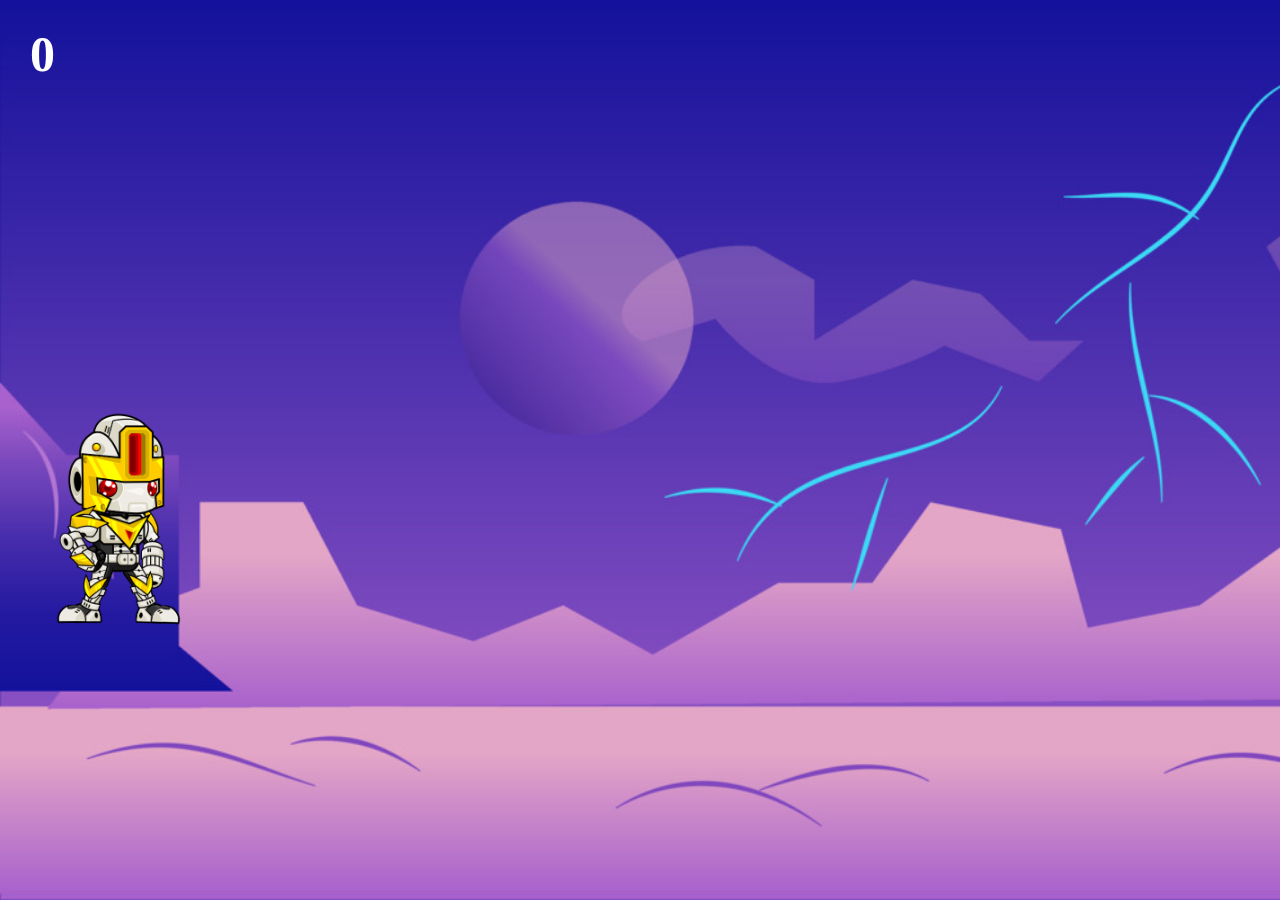
<file: index.html>
<!DOCTYPE html>
<html lang="en">
<head>
    <meta charset="UTF-8">
    <meta name="viewport" content="width=device-width, initial-scale=1.0">
    <title>Robo Rush</title>
    <link rel="stylesheet" href="style.css">
    <link rel="shortcut icon" type="dp" href="resources/Idle (1).png">
</head>
<body class="body" onload="idleAnimationStart(); createBoxes();" onkeypress="keyCheck(event);">
    <div class="background" id="background">
        <img src="resources/Idle (1).png" class="robo" id="robo">

        <div class="score" id="score">0</div>
        
    </div>

    <div class="end" id="end">
        <div class="end-rectangle">
            <div style="color: rgb(255, 0, 0); font-size: 5rem;">Game Over</div>
            <div style="color: rgb(251, 255, 0); font-size: 2rem;" >Your Score</div>
            <div style="color: rgb(255, 255, 255);" id="endScore">0</div>
            <button class="btn" onclick="reload();">Try Again</button>
        </div>
    </div>

    <div class="win" id="win">

        <div class="win-rectangle">
            <div class="wi"></div>
            <div style="color: rgb(255, 255, 255); font-size: 5rem; ">CONGRATULATION</div>
            <button class="btn3" onclick="restartGame();">Next Level</button>

    
        </div>
    </div>
    

    <script src="script.js"></script>
</body>
</html>
</file>
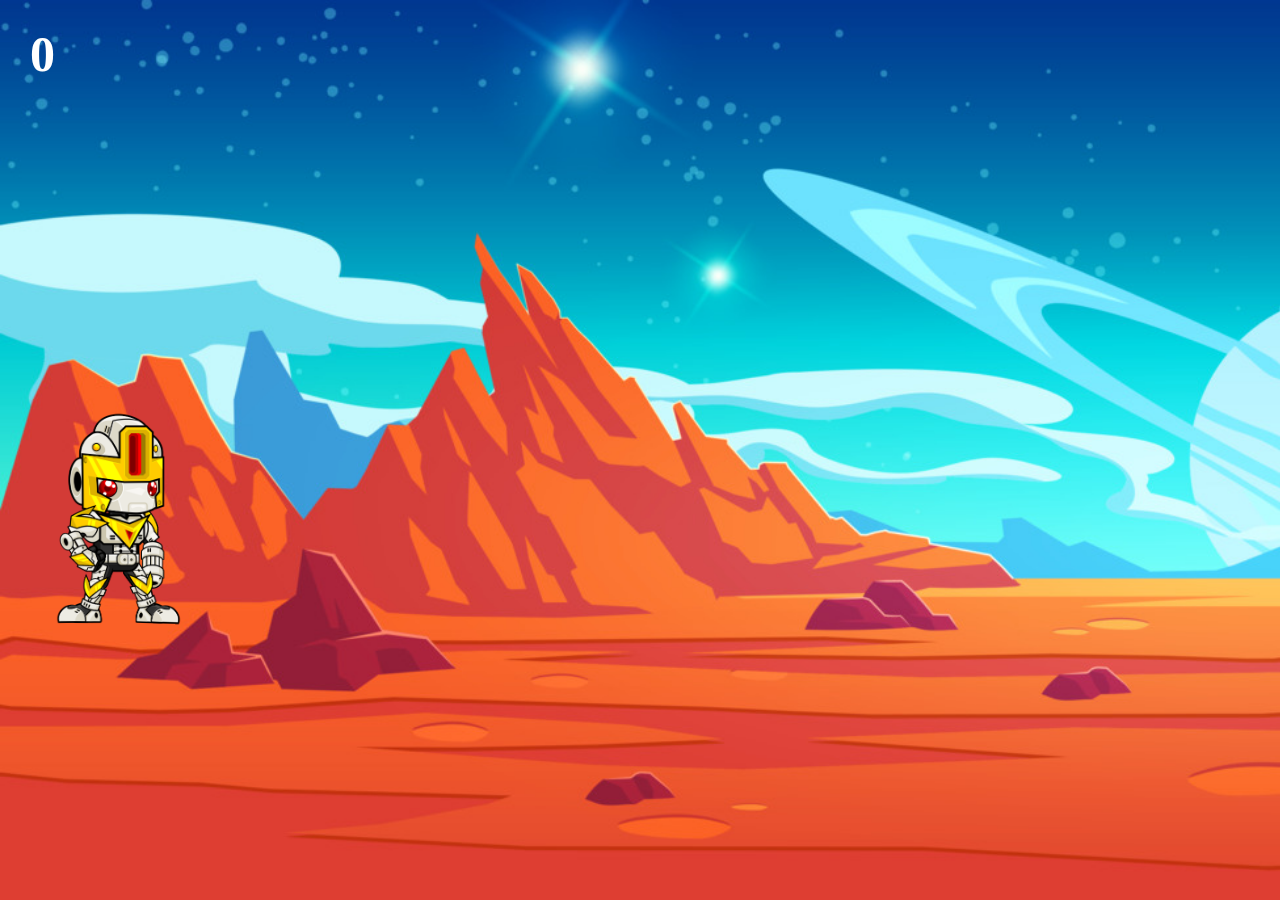
<file: level2.html>
<!DOCTYPE html>
<html lang="en">
<head>
    <meta charset="UTF-8">
    <meta name="viewport" content="width=device-width, initial-scale=1.0">
    <title>Robo Rush</title>
    <link rel="stylesheet" href="level2_style.css">
    <link rel="shortcut icon" type="dp" href="resources/Idle (1).png">
</head>
<body class="body" onload="idleAnimationStart(); createBoxes();" onkeypress="keyCheck(event);">
    <div class="background" id="background">
        <img src="resources/Idle (1).png" class="robo" id="robo">

        <div class="score" id="score">0</div>
    </div>

    <div class="end" id="end">
        <div class="end-rectangle">
            <div style="color: rgb(255, 0, 0); font-size: 5rem;">Game Over</div>
            <div style="color: rgb(251, 255, 0); font-size: 2rem;">Your Score</div>
            <div style="color: rgb(255, 255, 255);" id="endScore">0</div>
            <button class="btn" onclick="reload();">Try Again</button>
        </div>
    </div>

    <div class="win" id="win">
        <div class="win-rectangle">
            <div class="wi"></div>
            <div style="color: rgb(255, 255, 255); font-size: 5rem;">CONGRATULATION</div>
            <div style="color: rgb(251, 255, 0); font-size: 2.5rem; margin-top: 20px;">You Win</div>
            <button class="btn3" onclick="goToLevel1();">Play Again</button>
        </div>
    </div>

    <script src="level2_script.js"></script>
    <script>
        function goToLevel1() {
            window.location.href = "index.html";
        }
    </script>
</body>
</html>
</file>
<file: style.css>
.body{
    margin: 0px;
}

.background{
    width: 100%;
    height: 100vh;
    background-image: url("resources/background2.jpg");
    background-size: cover;
    background-repeat: repeat-x;
    overflow-x: hidden;
    position: absolute;
}

.robo{
    height: 250px;
    margin-top: 390px; 
    position: absolute;
}

/*box*/

.box{
    width: 95px;
    height: 95px;
    position: absolute;
    margin-top: 585px;
    background-image: url(resources/william-robinson-gun-alien-firing-animation.gif);
    background-size: contain;
    background-repeat: no-repeat;
}

.score{
    font-size: 50px;
    font-weight: bold;
    margin-left: 30px;
    margin-top: 25px;
    position: absolute;
    color: #fff;
}

.end {
    width: 100%;
    height: 100vh;
    position: absolute;
    background-image: url("resources/background2.jpg");
    background-size: cover;
    display: flex;
    align-items: center;
    justify-content: center;
    font-size: 90px;
    font-weight: bold;
    color: white;
    font-family: monospace;
    visibility: hidden;
}

.end-rectangle {
    background-color: rgb(0, 0, 0); /* Semi-transparent white background */
    padding: 30px;
    border-radius: 40px;
    text-align: center;
}

.end .btn {
    width: 200px;
    height: 50px;
    font-size: 25px;
    font-weight: bold;
    background-color: red;
    color: white;
    border: none;
    border-radius: 15px;
    margin-top: 15px;
    margin-bottom: 5px;
}

.end .btn:hover {
    background-color: yellow;
    color: black;
    width: 250px;
    cursor: pointer;
    transition-duration: 0.5s;
    font-weight: bold;
}


.btn{
    width: 200px;
    height: 50px;
    font-size: 25px;
    font-weight: bold;
    background-color: red;
    color: white;
    border: none;
    border-radius: 15px;
    margin-top: 20px;
    margin-bottom: 10px;
}

.btn:hover{
    background-color: yellow;
    color: black;
    width: 250px;
    cursor: pointer;
    transition-duration: 0.5s;
}

/*start*/

.b1{
    margin: 0px;
    padding: 0px;
    display: flex;
    flex-direction: column;
    align-items: center;
    justify-content: center;
    height: 100vh;
    background-color: #000;
}


.s1 {
    position: relative;
    font-family: monospace;
    text-transform: uppercase;
    font-size: 5rem;
    letter-spacing: 2px;
    background: linear-gradient(90deg, red, #fff, red);
    background-repeat: no-repeat;
    background-size: 1000px;
    animation: animate 3s linear infinite;
    -webkit-background-clip: text;
    -webkit-text-fill-color: rgb(1, 41, 239, 0);
}


@keyframes animate{
    0%{
        background-position: 900%;
    }
    50%{
        background-position: -800%;
    }
    100%{
        background-position: 900%;
    }
}


.btn2{
    width: 200px;
    height: 50px;
    font-size: 25px;
    font-weight: bold;
    background-color: red;
    color: white;
    border: none;
    border-radius: 15px;
}

.btn2:hover{
    background-color: yellow;
    color: black;
    width: 250px;
    cursor: pointer;
    font-family: monospace;
    transition-duration: 0.5s;
}

.main-screen{
    height: 250px;
}

/*win*/
.win {
    width: 100%;
    height: 100vh;
    position: absolute;
    background-image: url("resources/background2.jpg");
    background-size: cover;
    display: flex;
    align-items: center;
    justify-content: center;
    font-size: 90px;
    font-weight: bold;
    color: white;
    visibility: hidden;
}

.win-rectangle {
    background-color: rgb(0, 0, 0); /* Semi-transparent white background */
    padding: 50px;
    border-radius: 40px;
    text-align: center;
}

/* .wi{
    width: 175px;
    height: 165px;
    background-image: url("resources/background2.jpg");
    background-size: cover;
} */

.btn3{
    width: 200px;
    height: 50px;
    margin-top: 45px;  
    font-size: 25px;
    font-weight: bold;
    background-color: red;
    color: white;
    border: none;
    border-radius: 20px;
}

.btn3:hover{
    background-color: yellow;
    color: black;
    width: 250px;
    cursor: pointer;
    font-family: monospace;
    transition-duration: 0.5s;
}
.win .p1{
    color: yellow;
    font-family: 2rem;
}
</file>
<file: level2_style.css>
.body{
    margin: 0px;
}

.background{
    width: 100%;
    height: 100vh;
    background-image: url("resources/background.jpg");
    background-size: cover;
    background-repeat: repeat-x;
    overflow-x: hidden;
    position: absolute;
}

.robo{
    height: 250px;
    margin-top: 390px; 
    position: absolute;
}

.box{
    width: 95px;
    height: 95px;
    position: absolute;
    margin-top: 585px;
    background-image: url(resources/william-robinson-gun-alien-firing-animation.gif);
    background-size: contain;
    background-repeat: no-repeat;
}

.score{
    font-size: 50px;
    font-weight: bold;
    margin-left: 30px;
    margin-top: 25px;
    position: absolute;
    color: #fff;
}

.end {
    width: 100%;
    height: 100vh;
    position: absolute;
    background-image: url("resources/background.jpg");
    background-size: cover;
    display: flex;
    align-items: center;
    justify-content: center;
    font-size: 90px;
    font-weight: bold;
    color: white;
    font-family: monospace;
    visibility: hidden;
}

.end-rectangle {
    background-color: rgb(0, 0, 0); /* Semi-transparent white background */
    padding: 30px;
    border-radius: 40px;
    text-align: center;
}

.end .btn {
    width: 200px;
    height: 50px;
    font-size: 25px;
    font-weight: bold;
    background-color: red;
    color: white;
    border: none;
    border-radius: 15px;
    margin-top: 15px;
    margin-bottom: 5px;
}

.end .btn:hover {
    background-color: yellow;
    color: black;
    width: 250px;
    cursor: pointer;
    transition-duration: 0.5s;
    font-weight: bold;
}


.btn{
    width: 200px;
    height: 50px;
    font-size: 25px;
    font-weight: bold;
    background-color: red;
    color: white;
    border: none;
    border-radius: 15px;
    margin-top: 20px;
    margin-bottom: 10px;
}

.btn:hover{
    background-color: yellow;
    color: black;
    width: 250px;
    cursor: pointer;
    transition-duration: 0.5s;
}

/*start*/

.b1{
    margin: 0px;
    padding: 0px;
    display: flex;
    flex-direction: column;
    align-items: center;
    justify-content: center;
    height: 100vh;
    background-color: #000;
}


.s1 {
    position: relative;
    font-family: monospace;
    text-transform: uppercase;
    font-size: 5rem;
    letter-spacing: 2px;
    background: linear-gradient(90deg, red, #fff, red);
    background-repeat: no-repeat;
    background-size: 1000px;
    animation: animate 3s linear infinite;
    -webkit-background-clip: text;
    -webkit-text-fill-color: rgb(1, 41, 239, 0);
}


@keyframes animate{
    0%{
        background-position: 900%;
    }
    50%{
        background-position: -800%;
    }
    100%{
        background-position: 900%;
    }
}


.btn2{
    width: 200px;
    height: 50px;
    font-size: 25px;
    font-weight: bold;
    background-color: red;
    color: white;
    border: none;
    border-radius: 15px;
}

.btn2:hover{
    background-color: yellow;
    color: black;
    width: 250px;
    cursor: pointer;
    font-family: monospace;
    transition-duration: 0.5s;
}

.main-screen{
    height: 250px;
}

/*win*/
.win {
    width: 100%;
    height: 100vh;
    position: absolute;
    background-image: url("resources/background.jpg");
    background-size: cover;
    display: flex;
    align-items: center;
    justify-content: center;
    font-size: 90px;
    font-weight: bold;
    color: white;
    visibility: hidden;
}

.win-rectangle {
    background-color: rgb(0, 0, 0); /* Semi-transparent white background */
    padding: 50px;
    border-radius: 40px;
    text-align: center;
}

/* .wi{
    width: 175px;
    height: 165px;
    background-image: url("resources/background2.jpg");
    background-size: cover;
} */

.btn3{
    width: 200px;
    height: 50px;
    margin-top: 45px;  
    font-size: 25px;
    font-weight: bold;
    background-color: red;
    color: white;
    border: none;
    border-radius: 20px;
}

.btn3:hover{
    background-color: yellow;
    color: black;
    width: 250px;
    cursor: pointer;
    font-family: monospace;
    transition-duration: 0.5s;
}
.win .p1{
    color: yellow;
    font-family: 2rem;
}
</file>
